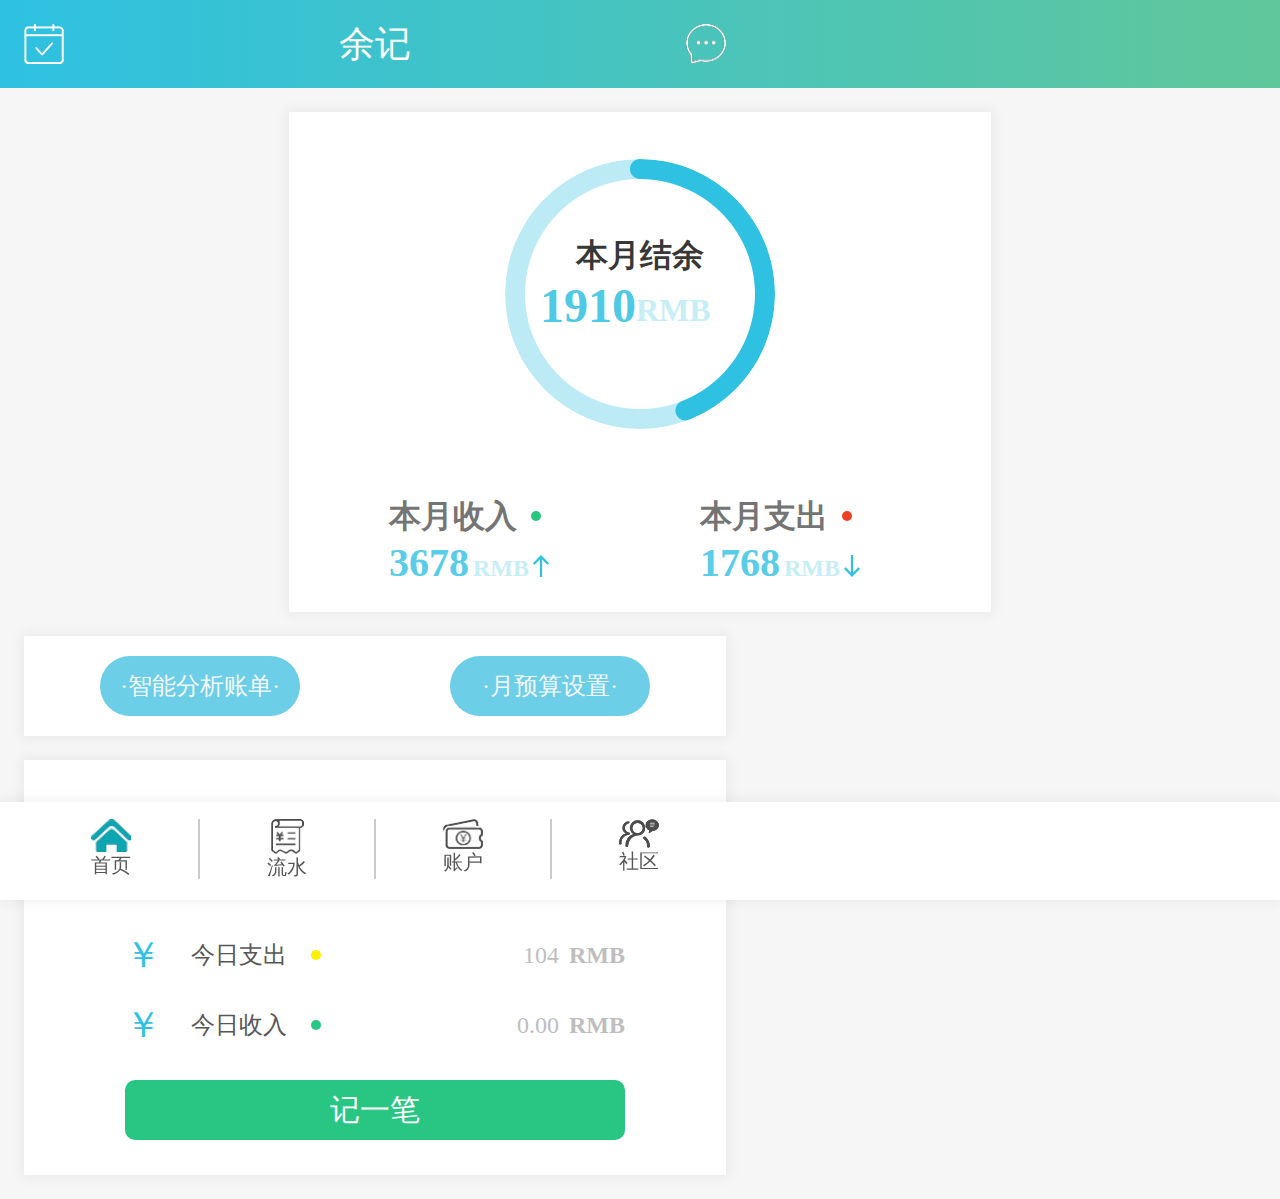
<file: index.html>
<!DOCTYPE html>
<html lang="en">
<head>
	<meta charset="UTF-8">
	<title>余记首页</title>
	<link rel="stylesheet" href="css/index.css">
	<meta name="viewport" content="width=device-width">
	<script src="js/rem.js"></script>
</head>
<body>
	<nav>
		<a href="" class="left">
			<img src="img/qiandao@2x.png" alt="" class="left_img">
		</a>
		<div>余记</div>
		<a href="" class="right">
			<img src="img/xiaoxizhongxin@2x.png" alt="" class="right_img">
		</a>
	</nav>
	<section>
		<div class="top">
			<a href="" >
				<img src="img/zongtongji.png" alt="" class="top_img">
				<div class="text">
					<div class="text1">本月结余</div>
					<div class="text2">1910</div>
					<div class="text3">RMB</div>
				</div>
			</a>
			<div class="top_bottom">
				<div class="text">
					<div class="text1">本月收入</div>
					<div class="yuan"></div>
					<div class="text2">3678</div>
					<div class="text3">RMB</div>
					<img src="img/shourushang@2x.png" alt="" class="shouyejiantou">
				</div>
				<div class="text">
					<div class="text1">本月支出</div>
					<div class="yuan yuan1"></div>
					<div class="text2">1768</div>
					<div class="text3">RMB</div>
					<img src="img/zhichuxia@2x.png" alt="" class="shouyejiantou">
				</div>
			</div>
				
		</div>
		<div class="section_zhong">
			<div class="zhong_anniu">
				<a href="" class="anniu1">·智能分析账单·</a>
				<a href="" class="anniu1">·月预算设置·</a>
			</div>
		</div>
		<div class="section_bottom">
			<div class="section_bottom1">
				<div class="bottom1_left">￥</div>
				<div class="bottom1_left1">预算余额</div>
				<div class="bottom1_yuan"></div>
				<div class="bottom1_right">RMB</div>
				<div class="bottom1_right1">232</div>
			</div>
			<div class="section_bottom1">
				<div class="bottom1_left">￥</div>
				<div class="bottom1_left1">本月预算</div>
				<div class="bottom1_yuan bottom1_yuan1"></div>
				<div class="bottom1_right">RMB</div>
				<div class="bottom1_right1">2000</div>
			</div>
			<div class="section_bottom1">
				<div class="bottom1_left">￥</div>
				<div class="bottom1_left1">今日支出</div>
				<div class="bottom1_yuan bottom1_yuan2"></div>
				<div class="bottom1_right">RMB</div>
				<div class="bottom1_right1">104</div>
			</div>
			<div class="section_bottom1">
				<div class="bottom1_left">￥</div>
				<div class="bottom1_left1">今日收入</div>
				<div class="bottom1_yuan bottom1_yuan3"></div>
				<div class="bottom1_right">RMB</div>
				<div class="bottom1_right1">0.00</div>
			</div>
			<div class="jiyibi">记一笔</div>
		</div>
	</section>
	<footer>
		<a href="" class="dibu">
			<div class="dibu_biaoqian">
				<img src="img/dibubiaoqian1.png" alt="" class="dibu_img">
				<div class="dibu_text">首页</div>
			</div>
		</a>
		<a href="" class="dibu">
			<div class="dibu_biaoqian">
				<img src="img/dibubiaoqian2.png" alt="" class="dibu_img dibu_img1">
				<div class="dibu_text">流水</div>
			</div>
		</a>
		<a href="" class="dibu">
			<div class="dibu_biaoqian">
				<img src="img/dibubiaoqian3.png" alt="" class="dibu_img dibu_img2">
				<div class="dibu_text">账户</div>
			</div>
		</a>
		<a href="shequ.html" class="dibu">
			<div class="dibu_biaoqian dibu_biaoqian1">
				<img src="img/dibubiaoqian4.png" alt="" class="dibu_img dibu_img3">
				<div class="dibu_text">社区</div>
			</div>
		</a>
			
			
		
	</footer>
</body>
</html>
</file>
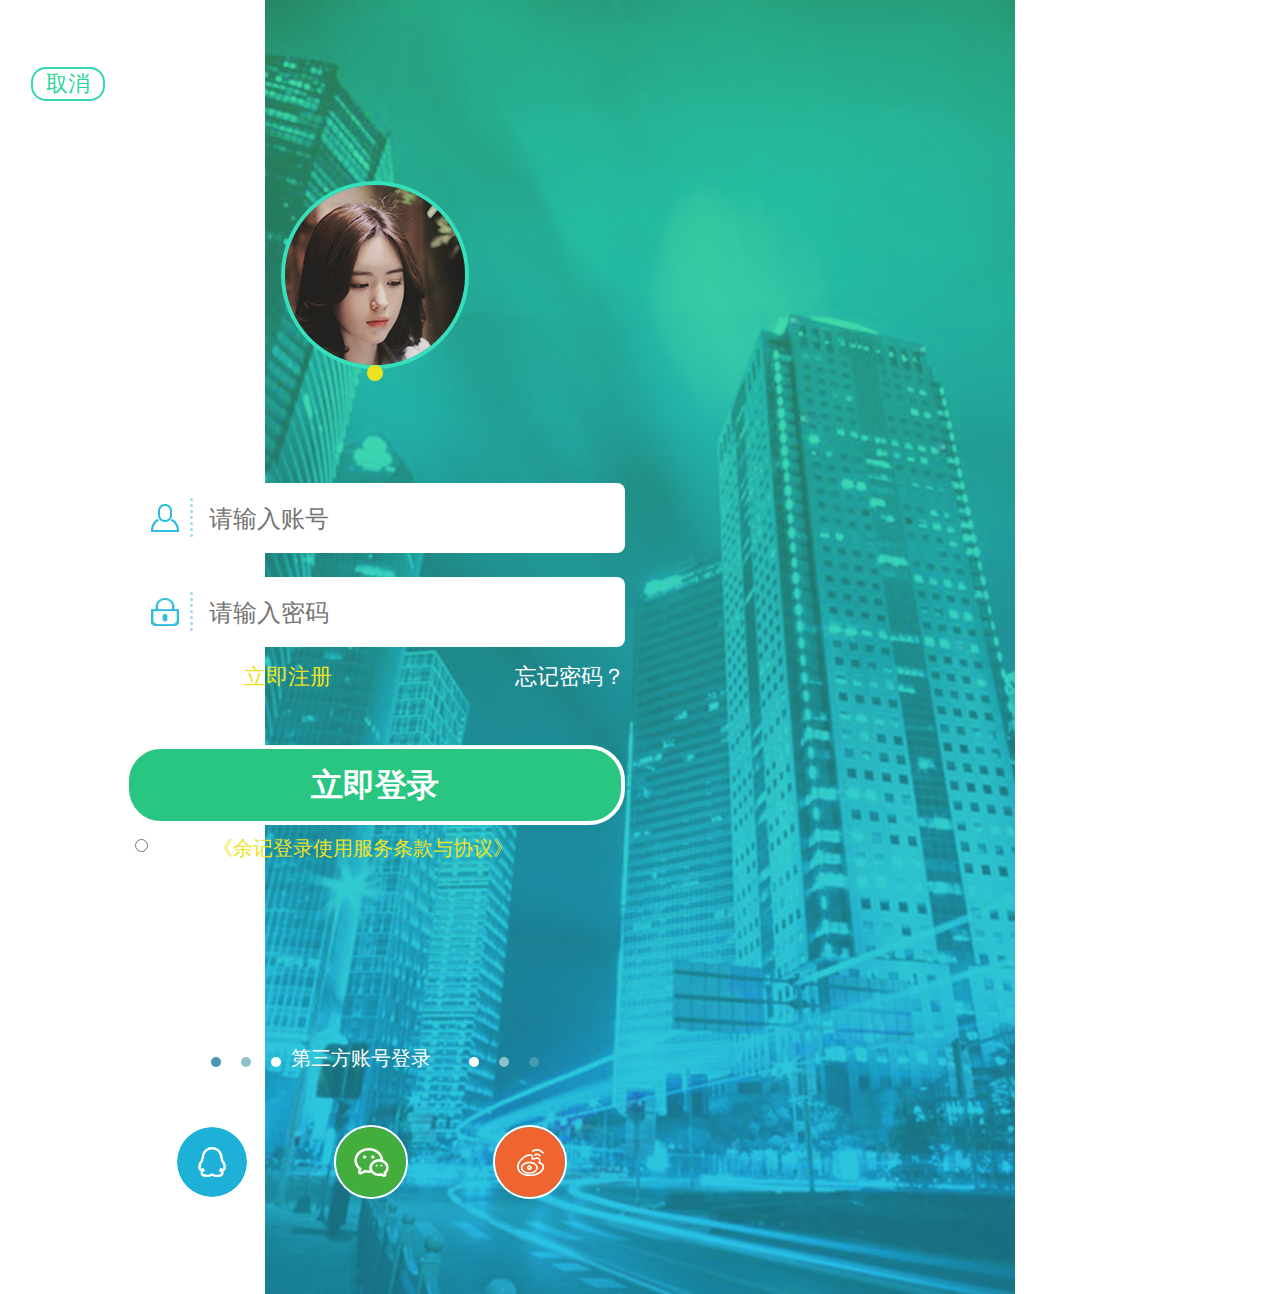
<file: denglu.html>
<!DOCTYPE html>
<html lang="en">
<head>
	<meta charset="UTF-8">
	<title>登录</title>
	<link rel="stylesheet" href="css/denglu.css">
	<meta name="viewport" content="width=device-width">
	<script src="js/rem.js"></script>
</head>
<body>
	<header>
		<a href="">
			<div>取消</div>
		</a>
	</header>
	<section class="touxiang">
		<a href="">
			<img src="img/touxiang.png" alt="">
		</a>
		<div></div>
	</section>
	<section class="denglu">
		<div class="denglukang">
			<div class="zhanghao">
				<div class="zhanghaoL">
					<img src="img/zhanghao.png" alt="">
				</div>
				<div class="zhanghaoL1">
					<ul>
						<li></li>
						<li></li>
						<li></li>
						<li></li>
						<li></li>
						<li></li>
						<li></li>
					</ul>
				</div>
				<input type="zhanghao" placeholder="请输入账号"class="zhanghaosrk">
			</div>
			<div class="mima">
				<div class="zhanghaoL">
					<img src="img/mima.png" alt="" class="mima_img">
				</div>
				<div class="zhanghaoL1">
					<ul>
						<li></li>
						<li></li>
						<li></li>
						<li></li>
						<li></li>
						<li></li>
						<li></li>
					</ul>
				</div>
				<input type="zhanghao" placeholder="请输入密码"class="zhanghaosrk">
			</div>
		</div>
		<div class="dlk_text">
			<div class="text1">还没有账号?</div>
			<a href="" class="text2">立即注册</a>
			<a href="" class="text3">忘记密码？</a>
		</div>
	</section>
	<section class="DLAN">
		<a href="index.html" class="DLAN_an">立即登录</a>
		<div class="DLAN_text">
			<input type="radio" class="wtyan">
			<div class="DLAN_text1">我同意</div>
			<a href="" class="DLAN_text2">《余记登录使用服务条款与协议》</a>
		</div>
	</section>
	<footer>
		<div class="top">
			<div class="dibuyuan"></div>
			<div class="dibuyuan1"></div>
			<div class="dibuyuan2"></div>
			<div class="top_text">第三方账号登录</div>
			<div class="dibuyuan2"></div>
			<div class="dibuyuan1"></div>
			<div class="dibuyuan"></div>
			
		</div>
		<div class="bottom">
			<a href="">
				<img src="img/disanfang (1).png" alt="">
			</a>
			<a href="">
				<img src="img/disanfang (2).png" alt="">
			</a>
			<a href="">
				<img src="img/disanfang (3).png" alt="">
			</a>
		</div>
	</footer>
</body>
</html>
</file>
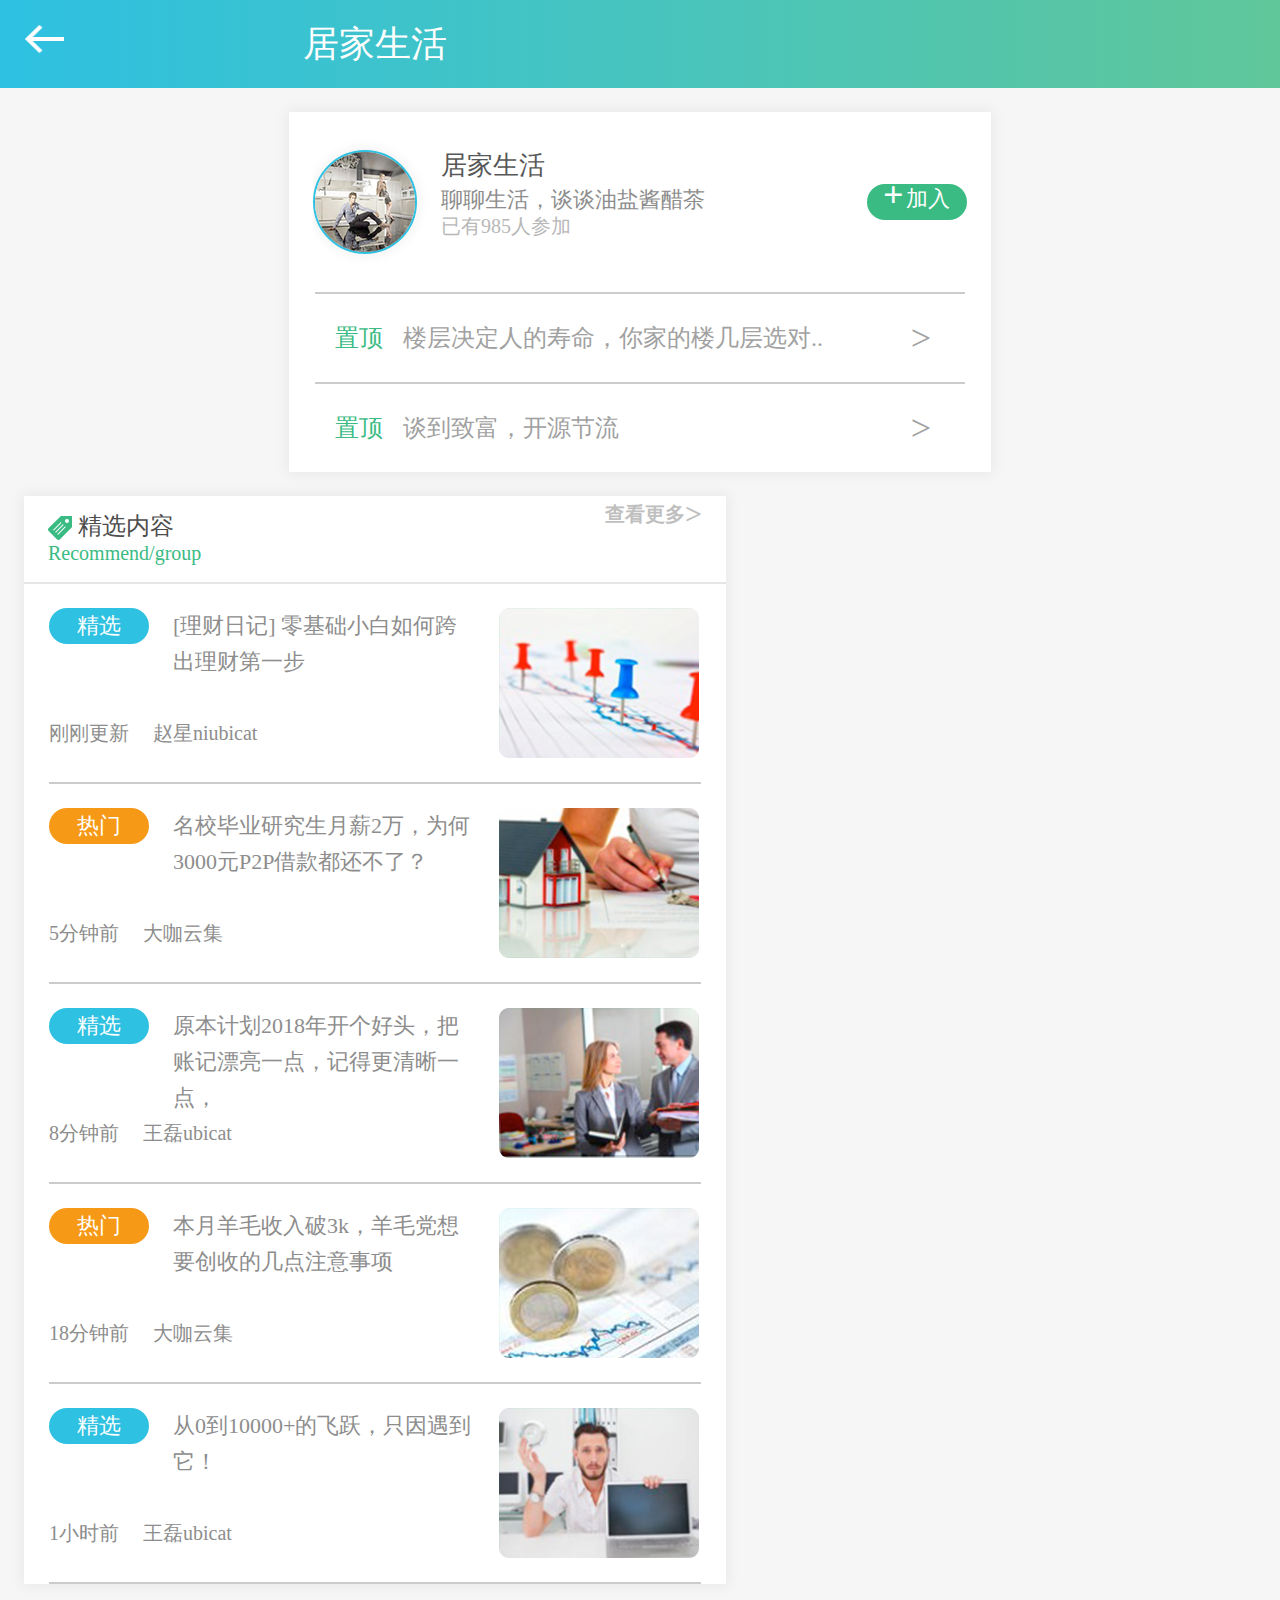
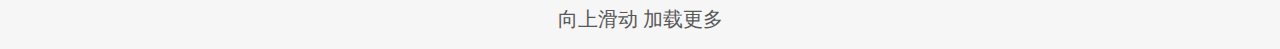
<file: jujiashenghuo.html>
<!DOCTYPE html>
<html lang="en">
<head>
	<meta charset="UTF-8">
	<title>居家生活</title>
	<link rel="stylesheet" href="css/jujiashenghuo.css">
	<meta name="viewport" content="width=device-width">
	<script src="js/rem.js"></script>
</head>
<body>
	<header>
		<a href="tuijianxiaozu.html" class="left">
			<img src="img/fanhuijian.png" alt="" class="left_img">
		</a>
		<div>居家生活</div>
	</header>
	<section class="jujia_top">
		<div class="toubu">
			<div class="toubu_top">
				<a href="jujiashenghuo.html" class="img">
					<img src="img/xiaozuimg (2).png" alt="">
				</a>
				<a href="jujiashenghuo.html" class="left">
					<div class="text1">居家生活</div>
					<div class="text2">聊聊生活，谈谈油盐酱醋茶</div>
					<div class="text3">已有985人参加</div>
				</a>
				<a href="" class="right">
					<div class="text">
						<div class="text1">+</div>
						<div class="text2">加入</div>
					</div>
				</a>
			</div>
			<div class="toubu_bottom">
				<div class="toubu_bottomL">置顶</div>
				<a href="" class="toubu_bottomR">
					<div class="text">楼层决定人的寿命，你家的楼几层选对..</div>
					<div class="box">&gt;</div>
				</a>
			</div>
			<div class="toubu_bottom">
				<div class="toubu_bottomL">置顶</div>
				<a href="" class="toubu_bottomR">
					<div class="text">谈到致富，开源节流</div>
					<div class="box">&gt;</div>
				</a>
			</div>
		</div>
	</section>
	<section class="jingxuan">
		<div class="tjxz_top">
			<div class="tjxz_top_left">
				<img src="img/shuqian.png" alt="">
				<!-- <div class="text1">推荐</div> -->
				<div class="text2">精选内容</div>
				<div class="text3">Recommend/group</div>
			</div>
			<a href="tuijianxiaozu.html" class="tjxz_top_right">
				<div class="text1">&gt;</div>
				<div class="text2">查看更多</div>
			</a>
		</div>
		<div class="jingxuan_bottom">
			<ul>
				<li>
					<a href="" class="li_left">
						<div class="li_leftT">
							<div class="li_leftTL">精选</div>
							<div class="li_leftTR">[理财日记] 零基础小白如何跨出理财第一步</div>
						</div>
						<div class="li_leftB">刚刚更新</div>
						<div class="li_leftB">赵星niubicat</div>
					</a>
					<a href="" class="li_right">
						<img src="img/113513515 (1).png" alt="">
					</a>
				</li>
				<li>
					<a href="" class="li_left">
						<div class="li_leftT">
							<div class="li_leftTL1">热门</div>
							<div class="li_leftTR">名校毕业研究生月薪2万，为何3000元P2P借款都还不了？</div>
						</div>
						<div class="li_leftB">5分钟前</div>
						<div class="li_leftB">大咖云集</div>
					</a>
					<a href="" class="li_right">
						<img src="img/113513515 (2).png" alt="">
					</a>
				</li>
				<li>
					<a href="" class="li_left">
						<div class="li_leftT">
							<div class="li_leftTL">精选</div>
							<div class="li_leftTR">原本计划2018年开个好头，把账记漂亮一点，记得更清晰一点，</div>
						</div>
						<div class="li_leftB">8分钟前</div>
						<div class="li_leftB">王磊ubicat</div>
					</a>
					<a href="" class="li_right">
						<img src="img/113513515 (3).png" alt="">
					</a>
				</li>
				<li>
					<a href="" class="li_left">
						<div class="li_leftT">
							<div class="li_leftTL1">热门</div>
							<div class="li_leftTR">本月羊毛收入破3k，羊毛党想要创收的几点注意事项</div>
						</div>
						<div class="li_leftB">18分钟前</div>
						<div class="li_leftB">大咖云集</div>
					</a>
					<a href="" class="li_right">
						<img src="img/113513515 (4).png" alt="">
					</a>
				</li>
				<li>
					<a href="" class="li_left">
						<div class="li_leftT">
							<div class="li_leftTL">精选</div>
							<div class="li_leftTR">从0到10000+的飞跃，只因遇到它！</div>
						</div>
						<div class="li_leftB">1小时前</div>
						<div class="li_leftB">王磊ubicat</div>
					</a>
					<a href="" class="li_right">
						<img src="img/113513515 (5).png" alt="">
					</a>
				</li>

			</ul>
		</div>
	</section>
	<footer>向上滑动 加载更多</footer>
</body>
</html>
</file>
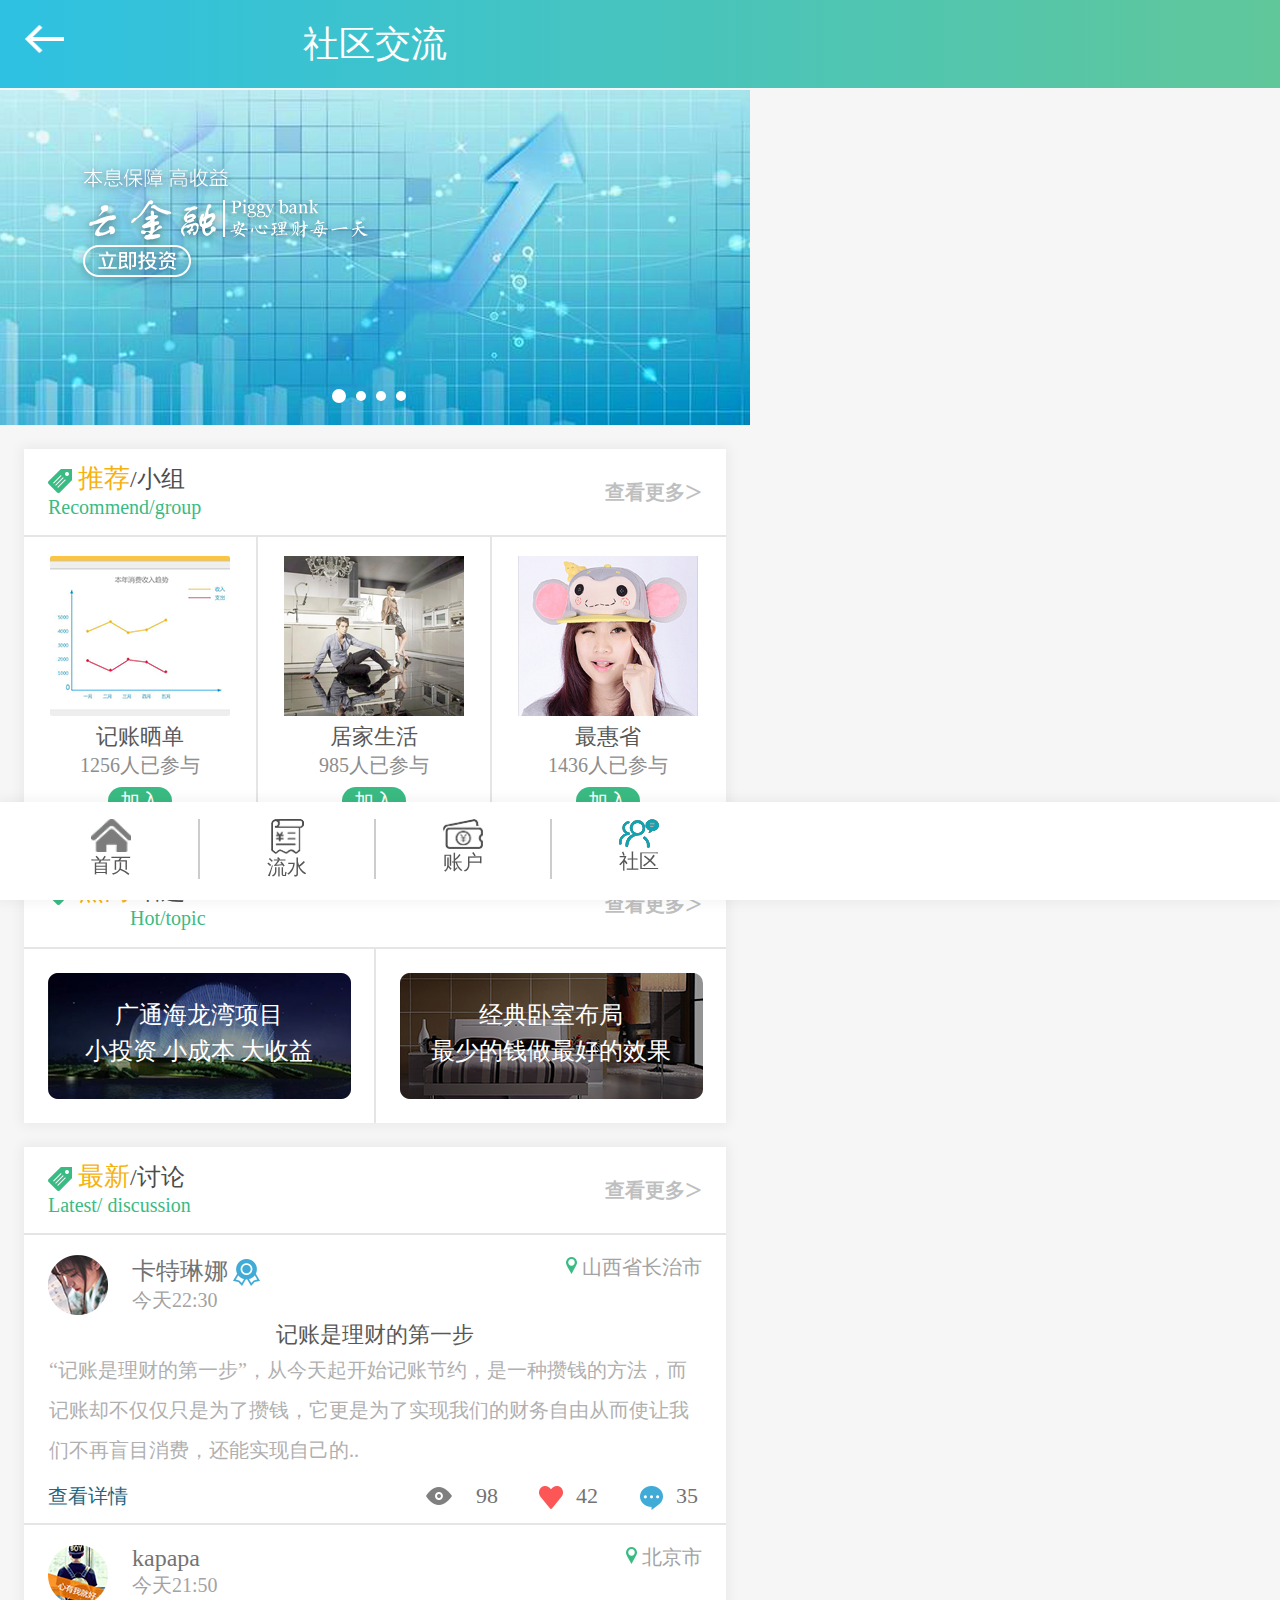
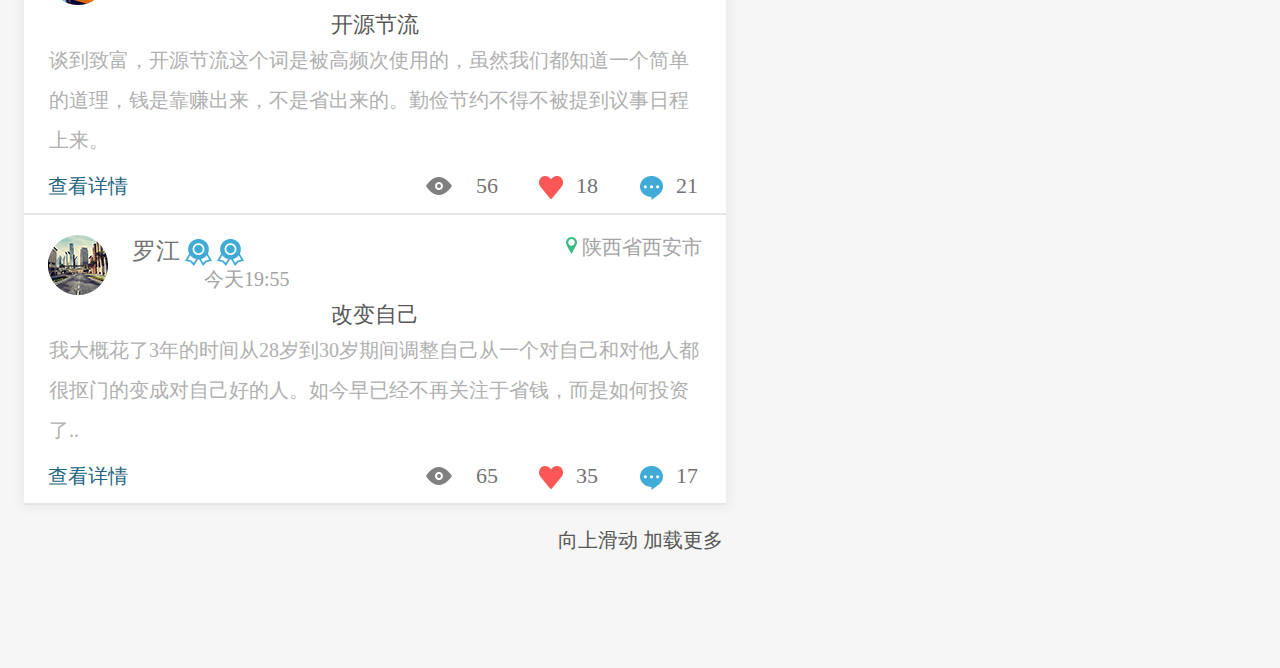
<file: shequ.html>
<!DOCTYPE html>
<html lang="en">
<head>
	<meta charset="UTF-8">
	<title>社区</title>
	<link rel="stylesheet" href="css/shequ.css">
	<meta name="viewport" content="width=device-width">
	<script src="js/rem.js"></script>
</head>
<body>
	<header>
		<a href="index.html" class="left">
			<img src="img/fanhuijian.png" alt="" class="left_img">
		</a>
		<div>社区交流</div>
	</header>
	<nav>
		<a href="" class="banner">
			<ul class="banner_imgA">
				<li class="banner_imga">
					<img src="img/banner1.png" alt="" class="banner_png">
				</li>
				<li class="banner_imga"></li>
				<li class="banner_imga"></li>
				<li class="banner_imga"></li>
			</ul>
			<ul class="banner_lunboA">
				<li class="banner_lunboa"></li>
				<li class="banner_lunboa"></li>
				<li class="banner_lunboa"></li>
				<li class="banner_lunboa"></li>
			</ul>
		</a>
	</nav>
	<section class="tjxz">
		<div class="tjxz_top">
			<div class="tjxz_top_left">
				<img src="img/shuqian.png" alt="">
				<div class="text1">推荐</div>
				<div class="text2">/小组</div>
				<div class="text3">Recommend/group</div>
			</div>
			<a href="tuijianxiaozu.html" class="tjxz_top_right">
				<div class="text1">&gt;</div>
				<div class="text2">查看更多</div>
			</a>
		</div>
		<div class="tjxz_bottom">
			<a href="" class="tjxz_bottom1">
				<img src="img/tuijianxiaozu (1).png" alt="">
				<div class="text1">记账晒单</div>
				<div class="text2">1256人已参与</div>
				<div class="jiaru">加入</div>
			</a>
			<a href="jujiashenghuo.html" class="tjxz_bottom1">
				<img src="img/tuijianxiaozu (2).png" alt="">
				<div class="text1">居家生活</div>
				<div class="text2">985人已参与</div>
				<div class="jiaru">加入</div>
			</a>
			<a href="" class="tjxz_bottom1">
				<img src="img/tuijianxiaozu (3).png" alt="">
				<div class="text1">最惠省</div>
				<div class="text2">1436人已参与</div>
				<div class="jiaru">加入</div>
			</a>
		</div>
	</section>
	<section class="rmht">
		<div class="tjxz_top">
			<div class="tjxz_top_left">
				<img src="img/shuqian.png" alt="">
				<div class="text1">热门</div>
				<div class="text2">/话题</div>
				<div class="text3">Hot/topic</div>
			</div>
			<a href="" class="tjxz_top_right">
				<div class="text1">&gt;</div>
				<div class="text2">查看更多</div>
			</a>
		</div>
		<div class="rmht_left">
			<a href="" class="rmht_left1">
				<img src="img/rmht (1).png" alt="">
				<div class="zhezhao"></div>
					
				<div class="text">广通海龙湾项目</div>
				<div class="text text1">小投资 小成本 大收益</div>
			</a>
		</div>
		<div class="rmht_left">
			<a href="" class="rmht_left1">
				<img src="img/rmht (2).png" alt="">
				<div class="zhezhao"></div>
					
				<div class="text">经典卧室布局</div>
				<div class="text text1">最少的钱做最好的效果</div>
			</a>
		</div>
	</section>
	<section class="zxtl">
		<div class="tjxz_top">
			<div class="tjxz_top_left">
				<img src="img/shuqian.png" alt="">
				<div class="text1">最新</div>
				<div class="text2">/讨论</div>
				<div class="text3">Latest/ discussion</div>
			</div>
			<a href="" class="tjxz_top_right">
				<div class="text1">&gt;</div>
				<div class="text2">查看更多</div>
			</a>
		</div>
		<div class="zxtl_xiangqing">
			<div class="xiangqing_top">
				<div class="xiangqing_topleft">
					<a href="">
						<img src="img/touxiang (1).png" alt="" class="zxtl_img">
					</a>
					<div class="text1">卡特琳娜</div>
					<img src="img/xunzhang2@2x.png" alt="" class="zxtl_img1">
					<div class="text2">今天22:30</div>
				</div>
				<div class="xiangqing_topright">
					<div class="text">山西省长治市</div>
					<img src="img/weizhi@2x.png" alt="">
				</div>
			</div>
			<a href="" class="zhengwen">
				<div class="biaoti">记账是理财的第一步</div>
				<p>“记账是理财的第一步”，从今天起开始记账节约，是一种攒钱的方法，而记账却不仅仅只是为了攒钱，它更是为了实现我们的财务自由从而使让我们不再盲目消费，还能实现自己的..</p>
			</a>
			<div class="xiangqing_bottom">
				<a href="" class="xiangqing_bottomL">查看详情</a>
				<a href="" class="xiangqing_bottomR">
					<div class="left">
						<img src="img/bubble2@2x.png" alt="" class="pinglun">
					</div>
					<div class="right">35</div>
				</a>
				<a href="" class="xiangqing_bottomR">
					<div class="left">
						<img src="img/shoucang@2x.png" alt="" class="shouchang">
					</div>
					<div class="right">42</div>
				</a>
				<a href="" class="xiangqing_bottomR">
					<div class="left">
						<img src="img/preview@2x.png" alt="" class="guankanrenshu">
					</div>
					<div class="right">98</div>
				</a>
			</div>

		</div>
		<div class="zxtl_xiangqing">
			<div class="xiangqing_top">
				<div class="xiangqing_topleft">
					<a href="">
						<img src="img/touxiang (2).png" alt="" class="zxtl_img">
					</a>
					<div class="text1">kapapa</div>
					
					<div class="text2">今天21:50</div>
				</div>
				<div class="xiangqing_topright">
					<div class="text">北京市</div>
					<img src="img/weizhi@2x.png" alt="">
				</div>
			</div>
			<a href="" class="zhengwen">
				<div class="biaoti">开源节流</div>
				<p>谈到致富，开源节流这个词是被高频次使用的，虽然我们都知道一个简单的道理，钱是靠赚出来，不是省出来的。勤俭节约不得不被提到议事日程上来。</p>
			</a>
			<div class="xiangqing_bottom">
				<a href="" class="xiangqing_bottomL">查看详情</a>
				<a href="" class="xiangqing_bottomR">
					<div class="left">
						<img src="img/bubble2@2x.png" alt="" class="pinglun">
					</div>
					<div class="right">21</div>
				</a>
				<a href="" class="xiangqing_bottomR">
					<div class="left">
						<img src="img/shoucang@2x.png" alt="" class="shouchang">
					</div>
					<div class="right">18</div>
				</a>
				<a href="" class="xiangqing_bottomR">
					<div class="left">
						<img src="img/preview@2x.png" alt="" class="guankanrenshu">
					</div>
					<div class="right">56</div>
				</a>
			</div>

		</div>
		<div class="zxtl_xiangqing">
			<div class="xiangqing_top">
				<div class="xiangqing_topleft">
					<a href="">
						<img src="img/touxiang (3).png" alt="" class="zxtl_img">
					</a>
					<div class="text1">罗江</div>
					<img src="img/xunzhang2@2x.png" alt="" class="zxtl_img1">
					<img src="img/xunzhang2@2x.png" alt="" class="zxtl_img1">
					<div class="text2">今天19:55</div>
				</div>
				<div class="xiangqing_topright">
					<div class="text">陕西省西安市</div>
					<img src="img/weizhi@2x.png" alt="">
				</div>
			</div>
			<a href="" class="zhengwen">
				<div class="biaoti">改变自己</div>
				<p>我大概花了3年的时间从28岁到30岁期间调整自己从一个对自己和对他人都很抠门的变成对自己好的人。如今早已经不再关注于省钱，而是如何投资了..</p>
			</a>
			<div class="xiangqing_bottom">
				<a href="" class="xiangqing_bottomL">查看详情</a>
				<a href="" class="xiangqing_bottomR">
					<div class="left">
						<img src="img/bubble2@2x.png" alt="" class="pinglun">
					</div>
					<div class="right">17</div>
				</a>
				<a href="" class="xiangqing_bottomR">
					<div class="left">
						<img src="img/shoucang@2x.png" alt="" class="shouchang">
					</div>
					<div class="right">35</div>
				</a>
				<a href="" class="xiangqing_bottomR">
					<div class="left">
						<img src="img/preview@2x.png" alt="" class="guankanrenshu">
					</div>
					<div class="right">65</div>
				</a>
			</div>

		</div>
	</section>
	<section class="xiangshanghuadong">向上滑动 加载更多</section>
	<footer>
		<a href="index.html" class="dibu">
			<div class="dibu_biaoqian">
				<img src="img/shouye2@2x.png" alt="" class="dibu_img">
				<div class="dibu_text">首页</div>
			</div>
		</a>
		<a href="" class="dibu">
			<div class="dibu_biaoqian">
				<img src="img/dibubiaoqian2.png" alt="" class="dibu_img dibu_img1">
				<div class="dibu_text">流水</div>
			</div>
		</a>
		<a href="" class="dibu">
			<div class="dibu_biaoqian">
				<img src="img/dibubiaoqian3.png" alt="" class="dibu_img dibu_img2">
				<div class="dibu_text">账户</div>
			</div>
		</a>
		<a href="shequ.html" class="dibu">
			<div class="dibu_biaoqian dibu_biaoqian1">
				<img src="img/shequ2@2x.png" alt="" class="dibu_img dibu_img3">
				<div class="dibu_text">社区</div>
			</div>
		</a>
			
			
		
	</footer>
</body>
</html>
</file>
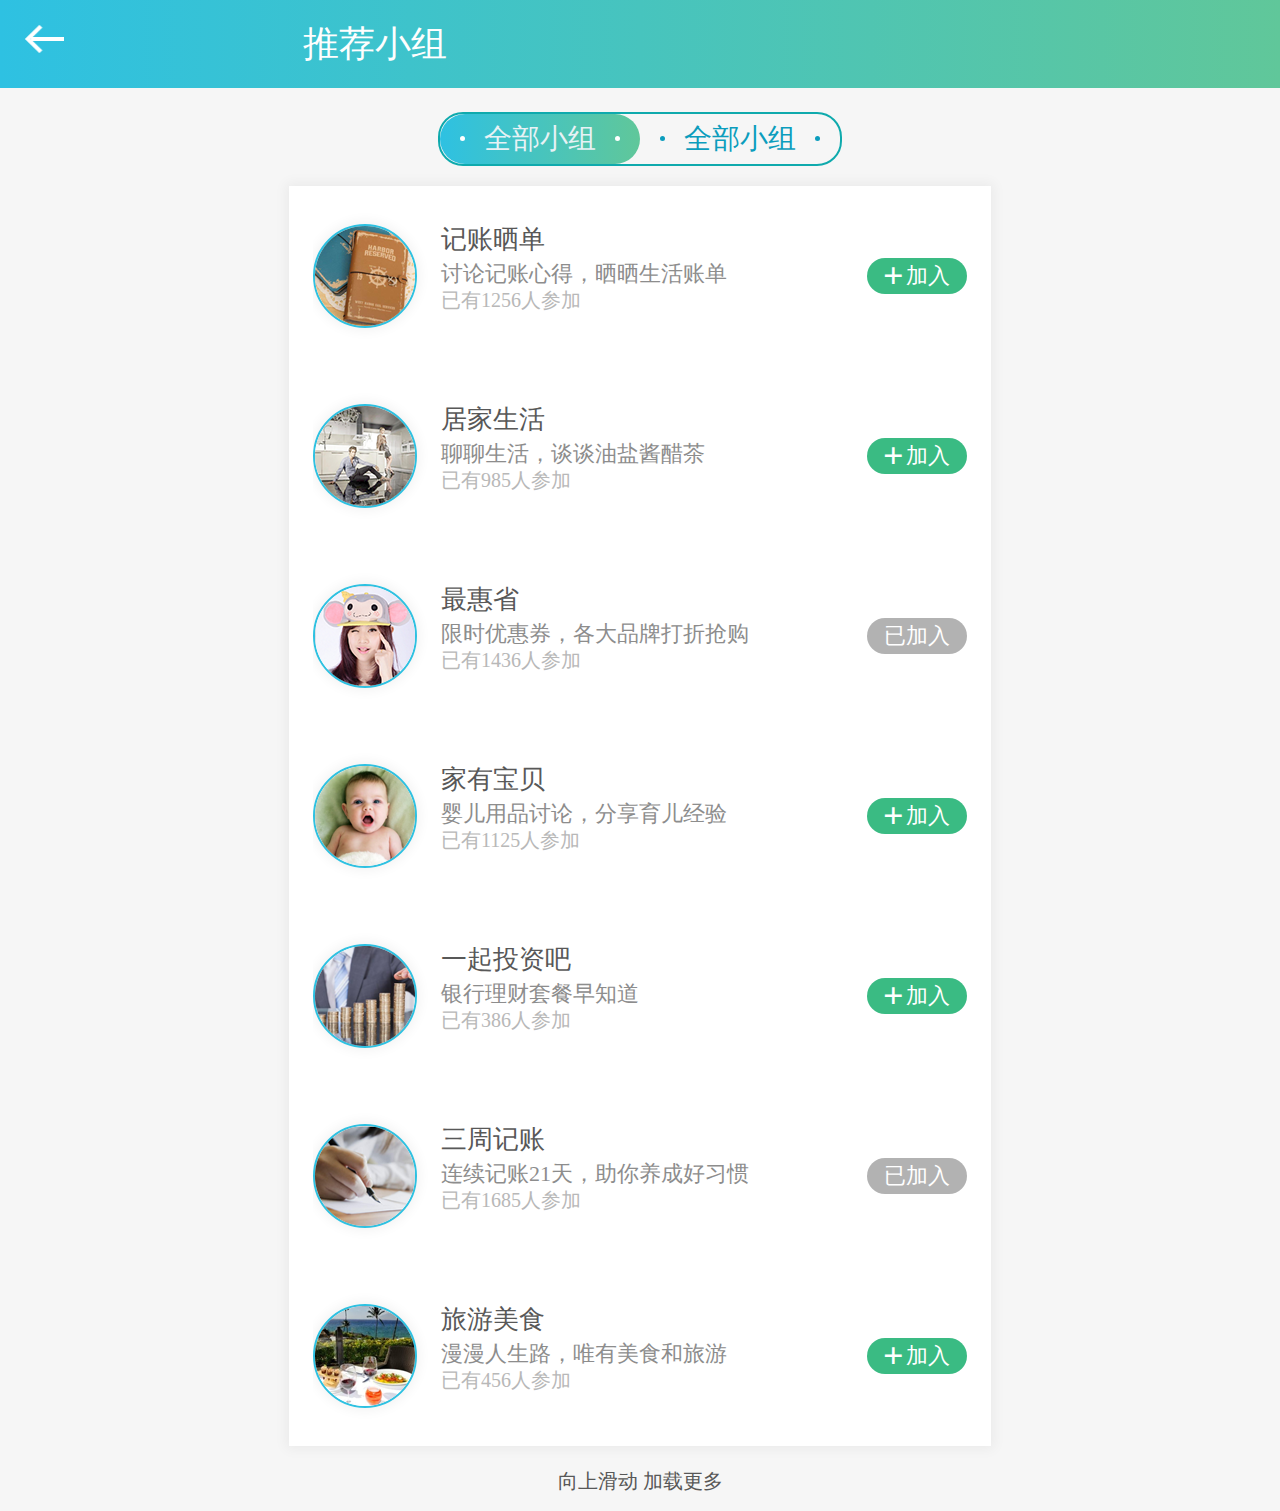
<file: tuijianxiaozu.html>
<!DOCTYPE html>
<html lang="en">
<head>
	<meta charset="UTF-8">
	<title>推荐小组</title>
	<link rel="stylesheet" href="css/tuijianxiaozu.css">
	<meta name="viewport" content="width=device-width">
	<script src="js/rem.js"></script>
</head>
<body>
	<header>
		<a href="shequ.html" class="left">
			<img src="img/fanhuijian.png" alt="" class="left_img">
		</a>
		<div>推荐小组</div>
	</header>
	<nav>
		<div class="daohang">
			<a href="" class="daohangL">
				<div class="yuan"></div>
				<div class="text">全部小组</div>
				<div class="yuan"></div>
			</a>
			<a href="" class="daohangR">
				<div class="yuan"></div>
				<div class="text">全部小组</div>
				<div class="yuan"></div>
			</a>
		</div>
	</nav>
	<section>
		<ul>
			<li>
				<a href="" class="img">
					<img src="img/xiaozuimg (1).png" alt="">
				</a>
				<a href="" class="left">
					<div class="text1">记账晒单</div>
					<div class="text2">讨论记账心得，晒晒生活账单</div>
					<div class="text3">已有1256人参加</div>
				</a>
				<a href="" class="right">
					<div class="text">
						<div class="text1">+</div>
						<div class="text2">加入</div>
					</div>
				</a>
			</li>
			<li>
				<a href="jujiashenghuo.html" class="img">
					<img src="img/xiaozuimg (2).png" alt="">
				</a>
				<a href="jujiashenghuo.html" class="left">
					<div class="text1">居家生活</div>
					<div class="text2">聊聊生活，谈谈油盐酱醋茶</div>
					<div class="text3">已有985人参加</div>
				</a>
				<a href="" class="right">
					<div class="text">
						<div class="text1">+</div>
						<div class="text2">加入</div>
					</div>
				</a>
			</li>
			<li>
				<a href="" class="img">
					<img src="img/xiaozuimg (3).png" alt="">
				</a>
				<a href="" class="left">
					<div class="text1">最惠省</div>
					<div class="text2">限时优惠券，各大品牌打折抢购</div>
					<div class="text3">已有1436人参加</div>
				</a>
				<a href="" class="right">
					<div class="text_text1">已加入</div>
				</a>
			</li>
			<li>
				<a href="" class="img">
					<img src="img/xiaozuimg (4).png" alt="">
				</a>
				<a href="" class="left">
					<div class="text1">家有宝贝</div>
					<div class="text2">婴儿用品讨论，分享育儿经验</div>
					<div class="text3">已有1125人参加</div>
				</a>
				<a href="" class="right">
					<div class="text">
						<div class="text1">+</div>
						<div class="text2">加入</div>
					</div>
				</a>
			</li>
			<li>
				<a href="" class="img">
					<img src="img/xiaozuimg (5).png" alt="">
				</a>
				<a href="" class="left">
					<div class="text1">一起投资吧</div>
					<div class="text2">银行理财套餐早知道</div>
					<div class="text3">已有386人参加</div>
				</a>
				<a href="" class="right">
					<div class="text">
						<div class="text1">+</div>
						<div class="text2">加入</div>
					</div>
				</a>
			</li>
			<li>
				<a href="" class="img">
					<img src="img/xiaozuimg (6).png" alt="">
				</a>
				<a href="" class="left">
					<div class="text1">三周记账</div>
					<div class="text2">连续记账21天，助你养成好习惯</div>
					<div class="text3">已有1685人参加</div>
				</a>
				<a href="" class="right">
					<div class="text_text1">已加入</div>
				</a>
			</li>
			<li>
				<a href="" class="img">
					<img src="img/xiaozuimg (7).png" alt="">
				</a>
				<a href="" class="left">
					<div class="text1">旅游美食</div>
					<div class="text2">漫漫人生路，唯有美食和旅游</div>
					<div class="text3">已有456人参加</div>
				</a>
				<a href="" class="right">
					<div class="text">
						<div class="text1">+</div>
						<div class="text2">加入</div>
					</div>
				</a>
			</li>
		</ul>
	</section>
	<section class="xiangshanghuadong">向上滑动 加载更多</section>
</body>
</html>
</file>
<file: css/index.css>
/*
* @Author: xiangge
* @Date:   2018-01-30 10:59:22
* @Last Modified by:   xiangge
* @Last Modified time: 2018-02-01 08:57:58
*/
*{
	margin: 0;
	padding: 0;
	list-style: none;
	text-decoration: none;
}
body{
	background-color: #f6f6f6;
}
nav{
	width: 100%;
	height: 0.88rem;
	background: linear-gradient(to right, #2EC1E2, #60C79A);
}
nav .left{
	display: block;
	float: left;
	width: 0.88rem;
	height: 0.88rem;
	line-height: 0.88rem;
}
nav .left .left_img{
	display: block;
	margin: 0 auto;
	margin-top: 0.24rem;
	width: 0.4rem;
	height: 0.4rem;
}
nav div{
	float: left;
	width: 5.74rem;
	height: 0.88rem;
	font-size: 0.36rem;
	font-family: "苹方";
	color: #fefefe;
	line-height: 0.88rem;
	text-align: center;
}
nav .right{
	display: block;
	float: left;
	width: 0.88rem;
	height: 0.88rem;
	line-height: 0.88rem;
}
nav .right .right_img{
	display: block;
	margin: 0 auto;
	margin-top: 0.24rem;
	width: 0.4rem;
	height: 0.4rem;
}
section{
	width: 100%;
	height: 11.11rem;
	background: #f6f6f6;
	overflow: hidden;
}
section .top{
	width: 7.02rem;
	height: 5rem;
	background: #fff;
	margin: 0 auto;
	margin-top: 0.24rem;
	overflow: hidden;
	box-shadow: 0rem 0rem 0.12rem 0.03rem rgba(0, 0, 0, 0.05)
}
section .top a{
	display: block;
	width: 2.7rem;
	height: 2.7rem;
	border-radius: 50%;
	margin: 0 auto;
	margin-top: 0.47rem;
	position: relative;
	overflow: hidden;
}
section .top .top_img{
	display: block;
	width: 2.7rem;
	height: 2.7rem;

}
section .top a .text{
	width: 2rem;
	height: 1.2rem;
	position: absolute;
	left: 0.35rem;
	top: 0.75rem;
}
section .top a .text .text1{
	width: auto;
	height: auto;
	font-size: 0.32rem;
	font-family: "苹方";
	font-weight: bold;
	color: rgba(0, 0, 0, 0.8);
	text-align: center;	
}
section .top a .text .text2{
	width: auto;
	height: auto;
	font-size: 0.48rem;
	font-family: "San Francisco";
	font-weight: bold;
	color: #4ecae5;
	text-align: center;	
	float: left;
}
section .top a .text .text3{
	width: auto;
	height: auto;
	font-size: 0.32rem;
	font-family: "San Francisco";
	font-weight: bold;
	color: #c6eef6;
	text-align: center;	
	float: left;
	margin-top: 0.14rem;
}
section .top_bottom{
	display: block;
	width: 7.02rem;
	height: 2.06rem;
}
section .top .top_bottom .text{
	display: block;
	width: 2rem;
	height: 1.4rem;
	margin-top: 0.66rem;
	margin-left: 1rem;
	margin-right: 0.11rem;
	float: left;
}
.yuan{
	width: 0.1rem;
	height: 0.1rem;
	border-radius: 50%;
	background: #27c781;
	margin-left: 0.14rem;
	margin-top: 0.16rem;
	float: left;
}
.yuan1{
	background: #ee4025;
}
section .top .top_bottom .text .text1{
	font-size: 0.32rem;
	font-family: "苹方";
	font-weight: bold;
	color: #747474;
	float: left;
}

section .top .top_bottom .text .text2{
	font-size: 0.4rem;
	font-family: "San Francisco";
	font-weight: bold;
	color: #59cde7;
	float: left;
}
section .top .top_bottom .text .text3{
	font-size: 0.24rem;
	font-family: "San Francisco";
	font-weight: bold;
	color: #c6eef6;
	float: left;
	margin-top: 0.16rem;
	margin-left: 0.04rem;
}
.shouyejiantou{
	display: block;
	float: left;
	width: 0.16rem;
	height: 0.22rem;
	margin-top: 0.16rem;
	margin-left: 0.04rem;
}
.section_zhong{
	width: 7.02rem;
	height: 1rem;
	background: #fff;
	margin-left: 0.24rem;
	margin-top: 0.24rem;
	box-shadow: 0rem 0rem 0.12rem 0.03rem rgba(0, 0, 0, 0.05)
}
.zhong_anniu{
	width: 7rem;
	height: 0.6rem;
	margin-left: 0.01rem;
	padding-top: 0.2rem;
}
.anniu1{
	display: block;
	float: left;
	width: 2rem;
	height: 0.6rem;
	background: #6ccee7;
	border-radius: 0.3rem;
	font-size: 0.24rem;
	font-family: "苹方";
	color: #f4f9fd;
	text-align: center;
	line-height: 0.6rem;
	margin-left: 0.75rem;
	margin-right: 0.75rem;
}
.section_bottom{
	width: 7.02rem;
	height: 3.95rem;
	background: #fff;
	margin-left: 0.24rem;
	margin-top: 0.24rem;
	box-shadow: 0rem 0rem 0.12rem 0.03rem rgba(0, 0, 0, 0.05);
	padding-top: 0.2rem;
}
.section_bottom1{
	width: 5rem;
	height: 0.7rem;
	margin: 0 auto;

}
.bottom1_left{
	height: 0.7rem;
	font-size: 0.36rem;
	font-family: "苹方";
	color: #2ec1e3;
	line-height: 0.7rem;
	float: left;
}
.bottom1_left1{
	height: 0.7rem;
	font-size: 0.24rem;
	font-family: "苹方";
	color: #575757;
	line-height: 0.7rem;
	float: left;
	margin-left: 0.30rem;
}
.bottom1_yuan{
	width: 0.1rem;
	height: 0.1rem;
	border-radius: 50%;
	background: #ee3e26;
	margin-top: 0.3rem;
	float: left;
	margin-left: 0.24rem;
}
.bottom1_yuan1{
	background: #42c4c4;
}
.bottom1_yuan2{
	background: #fcf101;
}
.bottom1_yuan3{
	background: #27c683;
}
.bottom1_right{
	font-size: 0.24rem;
	font-family: "San Francisco";
	font-weight: bold;
	color: #bebebe;
	float: right;
	line-height: 0.7rem;
}
.bottom1_right1{
	font-size: 0.24rem;
	font-family: "San Francisco";
	color: #bebebe;
	float: right;
	line-height:  0.7rem;
	margin-right: 0.1rem;
}
.jiyibi{
	width: 5rem;
	height: 0.6rem;
	border-radius: 0.1rem;
	background: #29c683;
	margin: 0 auto;
	margin-top: 0.2rem;
	font-size: 0.3rem;
	font-family: "苹方";
	color: #fff;
	font-weight: 550;
	line-height: 0.6rem;
	text-align: center;
}
footer{
	width: 100%;
	height: 0.98rem;
	background: #fff;
	box-shadow: 0rem 0rem 0.12rem 0.03rem rgba(0, 0, 0, 0.05);
	overflow: hidden;
	position: fixed;
	bottom: 0;
	left: 0;
}
.dibu{
	display: block;
	float: left;
	width: 1.76rem;
	height: 0.98rem;
	margin: 0 auto;
	margin-left: 0rem;
}
footer .dibu:last-child{
	border-right: 0;
	width: 1.74rem;
}
footer .dibu:first-child{
	margin-left: 0.24rem;
}
.dibu_biaoqian{
	/* display: block; */
	width: 1.74rem;
	height: 0.6rem;
	border-right: 0.02rem solid #cccccc;
	float: left;
	margin-top: 0.17rem;
	/* padding-left: 0.37rem;
	padding-right: 0.37rem; */
}
.dibu_biaoqian1{
	border-right: 0;
}
.dibu_img{
	display: block;
	width: 0.4rem;
	height: 0.33rem;
	margin: 0 auto;
	line-height: 0.35rem;	
}
.dibu_img1{
	width: 0.33rem;
	height: 0.35rem;
}
.dibu_img2{
	width: 0.4rem;
	height: 0.3rem;
}
.dibu_img3{
	width: 0.4rem;
	height: 0.29rem;
}
.dibu_text{
	font-size: 0.2rem;
	font-family: "苹方";
	color: #575757;
	text-align: center;
}
</file>
<file: css/denglu.css>
/*
* @Author: xiangge
* @Date:   2018-02-01 13:32:37
* @Last Modified by:   xiangge
* @Last Modified time: 2018-02-02 11:21:39
*/
*{
	margin: 0;
	padding: 0;
	list-style: none;
	text-decoration: none;
}
body{width: 7.5rem;
	height: 12.94rem;
	background: url('../img/beijing@2x.png') no-repeat center;
	background-size: 7.5rem 12.94rem;
	overflow: hidden;
}

header{
	width: 100%;
	height: 1.28rem;
}
header a{
	display: block;
	width: 0.88rem;
	height: 0.88rem;
	margin-top: 0.4rem;
	margin-left: 0.24rem;
	float: left;
}
header a div{
	width: 0.7rem;
	height: 0.3rem;
	border-radius: 0.15rem;
	background: #fff;
	border: 0.02rem solid #32d8b5;
	font-family: "苹方";
	font-size: 0.22rem;
	color: #2bd698;
	line-height: 0.3rem;
	text-align: center;
	margin: 0 auto;
	margin-top: 0.27rem;
}
.touxiang{
	width: 100%;
	height: 2.04rem;
	margin-top: 0.53rem;
}
.touxiang a{
	display: block;
	width: 1.8rem;
	height: 1.8rem;
	border-radius: 50%;
	border: 0.04rem solid #36e0bc;
	margin: 0 auto;
}
.touxiang a img{
	display: block;
	width: 1.8rem;
	height: 1.8rem;
}
.touxiang div{
	width: 0.16rem;
	height: 0.16rem;
	border-radius: 50%;
	background: #eee21e;
	margin: 0 auto;
	margin-top: -0.04rem;
	z-index: 999;
}
.denglu{
	width: 100%;
	height: 3.6rem;
}
.denglukang{
	width: 5rem;
	height: 1.64rem;
	margin: 0 auto;
	padding-top: 0.98rem;
}
.zhanghao{
	width: 5rem;
	height: 0.7rem;
	border-radius: 0.08rem;
	background: #fff;
}
.zhanghaoL{
	float: left;
	width: 0.36rem;
	height: 0.36rem;
	padding-left: 0.22rem;
	padding-top: 0.17rem;
}
.zhanghaoL img{
	display: block;
	width: 0.28rem;
	height: 0.28rem;
	margin: 0 auto;
	padding-top: 0.04rem;
}
.zhanghaoL1{
	float: left;
	width: 0.03rem;
	height: 0.4rem;
	padding-top: 0.15rem;
	padding-left: 0.07rem;
}
.zhanghaoL1 ul li{
	width: 0.03rem;
	height: 0.03rem;
	border-radius: 50%;
	background: #96dded;
	margin-bottom: 0.03rem;
}
[type="zhanghao"]{
	width: 3.6rem;
	height: 0.36rem;
	border: 0;
	display: block;
	float: left;
	font-size: 0.24rem;
	color: skyblue;
	margin-top: 0.18rem;
	margin-left: 0.1rem;
	padding-left: 0.06rem;
}
.zhanghaosrk:focus{
	outline: none;
}
.mima{
	width: 5rem;
	height: 0.7rem;
	border-radius: 0.08rem;
	background: #fff;
	margin-top: 0.24rem;
}
.mima_img{
	display: block;
	width: 0.24rem;
	height: 0.30rem;
	margin: 0 auto;
	padding-top: 0.03rem;
}
.dlk_text{
	width: 5rem;
	height: 0.6rem;
	margin: 0 auto;
}
.dlk_text .text1{
	float: left;
	font-family: "苹方";
	font-size: 0.20rem;
	color: #fff;
	line-height: 0.6rem;
}
.dlk_text .text2{
	height: 0.6rem;
	display: block;
	float: left;
	margin-left: 0.1rem;
	font-family: "苹方";
	font-size: 0.22rem;
	color: #eee21e;
	line-height: 0.6rem;
}
.dlk_text .text3{
	display: block;
	float: right;
	font-family: "苹方";
	font-size: 0.22rem;
	color: #fff;
	line-height: 0.6rem;
}
.DLAN{
	width: 100%;
	height: 1.5rem;
}
.DLAN .DLAN_an{
	display: block;
	width: 4.92rem;
	height: 0.72rem;
	border-radius: 0.36rem;
	background: #29c682;
	border: 0.04rem solid #fff;
	margin: 0 auto;
	font-family: "苹方";
	font-weight: bold;
	font-size: 0.32rem;
	color: #fff;
	line-height: 0.72rem;
	text-align: center;
}
.DLAN_text{
	width: 5rem;
	padding-left: 1.25rem;
	padding-top: 0.1rem;
}
.wtyan{
	
	display: block;
	float: left;
	color: #eee21e;
	margin-top: 0.04rem;
	margin-left: 0.1rem;
}
.DLAN_text1{
	float: left;
	font-family: "苹方";
	font-size: 0.2rem;
	color: #fff;
	padding-left: 0.05rem;
}
.DLAN_text2{
	display: block;
	float: left;
	font-family: "苹方";
	font-size: 0.2rem;
	color: #eee21e;
}
footer{
	width: 100%;
	height: 2rem;
	padding-top: 1.5rem;
}

footer .top_text{
	float: left;
	width: 1.68rem;
	font-family: "苹方";
	font-size: 0.2rem;
	color: #fff;
	margin: 0 auto;
}
footer .top{
	width: 3.48rem;
	height: 0.8rem;
	margin: 0 auto;
}

.dibuyuan{
	width: 0.1rem;
	height: 0.1rem;
	background: #4899af;
	border-radius: 50%;
	margin-left: 0.1rem;
	margin-right: 0.1rem;
	margin-top: 0.12rem;
	float: left;
}
.dibuyuan1{
	width: 0.1rem;
	height: 0.1rem;
	border-radius: 50%;
	margin-left: 0.1rem;
	margin-right: 0.1rem;
	float: left;
	background: #8dc0cd;
	margin-top: 0.12rem;
}
.dibuyuan2{
	width: 0.1rem;
	height: 0.1rem;
	border-radius: 50%;
	margin-left: 0.1rem;
	margin-right: 0.1rem;
	margin-top: 0.12rem;
	float: left;
	background: #fff;
}
footer .bottom{
	width: 4rem;
	height: 0.8rem;
	margin: 0 auto;
}
footer .bottom a{
	display: block;
	float: left;
	width: 0.7rem;
	height: 0.7rem;
	margin-right: 0.89rem;
}
footer .bottom img{
	display: block;
	float: left;
	width: 0.7rem;
	height: 0.7rem;
	border-radius: 50%;
	border: 0.02rem solid #fff;
	margin-right: 0.89rem;
}
footer .bottom a:last-child{
	margin-right:0;
}
</file>
<file: css/jujiashenghuo.css>
/*
* @Author: xiangge
* @Date:   2018-01-31 23:16:35
* @Last Modified by:   xiangge
* @Last Modified time: 2018-02-02 10:01:03
*/
*{
	margin: 0;
	padding: 0;
	list-style: none;
	text-decoration: none;
}
body{
	background-color: #f6f6f6;
}
header{
	width: 100%;
	height: 0.88rem;
	background: linear-gradient(to right, #2EC1E2, #60C79A);
}
header .left{
	display: block;
	float: left;
	width: 0.88rem;
	height: 0.88rem;
	display: block;
	float: left;
}
header .left .left_img{
	display: block;
	margin: 0 auto;
	padding-top: 0.24rem;
	width: 0.4rem;
	height: 0.3rem;
}
header div{
	float: left;
	width: 5.74rem;
	height: 0.88rem;
	font-size: 0.36rem;
	font-family: "苹方";
	color: #fefefe;
	line-height: 0.88rem;
	text-align: center;
}
.jujia_top{
	width: 100%;
	height: auto;
	padding-top: 0.24rem;
	
}
.jujia_top .toubu{
	width: 7.02rem;
	height: auto;
	margin: 0 auto;
	background: #fff;
	box-shadow: 0rem 0rem 0.12rem 0.03rem rgba(0, 0, 0, 0.05);
}
.toubu_top{
	width: 6.54rem;
	height: 1.8rem;
	margin: 0 auto;
	overflow: hidden;
}
.toubu_top .img{
	display: block;
	float: left;
	width: 1rem;
	height: 1rem;
	border-radius: 50%;
	border: 0.02rem solid #2ec1e1;
	box-shadow: 0rem 0rem 0.12rem 0.03rem rgba(0, 0, 0, 0.05);
	margin-top: 0.38rem;
}
.toubu_top .img img{
	display: block;
	width: 1rem;
	height: 1rem;
}
.toubu_top .left{
	display: block;
	width: 3.5rem;
	height: 1rem;
	margin-left: 0.24rem;
	margin-top: 0.4rem;
	float: left;
}
.toubu_top .left .text1{
	font-size: 0.26rem;
	font-family: "苹方";
	color: #585858;
	margin-top: -0.04rem;
	margin-bottom: 0.02rem;
}
.toubu_top .left .text2{
	font-size: 0.22rem;
	font-family: "苹方";
	color: #8d8d8d;
}
.toubu_top .left .text3{
	font-size: 0.2rem;
	font-family: "苹方";
	color: #b8b8b8;
	margin-top: -0.02rem;
}

.toubu_top .right{
	display: block;
	float: right;
	width: 1rem;
	height: 1rem;
	margin-top: 0.4rem;
}
.toubu_top .right .text{
	width: 1rem;
	height: 0.36rem;
	border-radius: 0.18rem;
	background: #3abb83;
	margin-top: 0.32rem;
}
.toubu_top .right .text .text1{
	float: left;
	font-size: 0.36rem;
	font-family: "苹方";
	font-weight: bold;
	color: #fff;
	margin-left: 0.16rem;
	margin-top: -0.10rem;
}
.toubu_top .right .text .text2{
	float: left;
	font-size: 0.22rem;
	font-family: "苹方";
	color: #fff;
	margin-left: 0.02rem;
}
.toubu_bottom{
	width: 6.5rem;
	height: 0.88rem;
	margin: 0 auto;
	border-top: 0.02rem solid #cccccc;
}
.toubu_bottomL{
	float: left;
	width: 0.88rem;
	height: 0.88rem;
	line-height: 0.88rem;
	font-size: 0.24rem;
	font-family: "苹方";
	color: #3abb83;
	text-align: center;
}
.toubu_bottomR{
	display: block;
	float: left;
	width: 5.62rem;
	height: 0.88rem;
}
.toubu_bottomR .text{
	float: left;
	width: 4.74rem;
	height: 0.88rem;
	line-height: 0.88rem;
	font-size: 0.24rem;
	font-family: "苹方";
	color: #a1a1a1;
}
.toubu_bottomR .box{
	float: left;
	width: 0.88rem;
	height: 0.88rem;
	line-height: 0.88rem;
	font-size: 0.36rem;
	font-family: "苹方";
	color: #a1a1a1;
	text-align: center;
}
.jingxuan{
	width: 7.02rem;
	height: auto;
	background: #fff;
	box-shadow: 0rem 0rem 0.12rem 0.03rem rgba(0, 0, 0, 0.05);
	margin-top: 0.24rem;
	margin-left: 0.24rem;
}
.tjxz_top{
	width: 7.02rem;
	height: 0.86rem;
	border-bottom: 0.02rem solid #e5e5e5;
}
.tjxz_top_left{
	width: 2.1rem;
	height: 0.86rem;
	margin-left: 0.24rem;
	float: left;
}
.tjxz_top_left img{
	display: block;
	float: left;
	width: 0.24rem;
	height: 0.24rem;
	margin-top: 0.2rem;
	margin-right: 0.06rem;
}
.tjxz_top_left .text1{
	float: left;
	font-size: 0.26rem;
	font-family: "苹方";
	color: #f6b20e;
	margin-top: 0.12rem;
}
.tjxz_top_left .text2{
	float: left;
	font-size: 0.24rem;
	font-family: "苹方";
	color: #4d4d4d;
	margin-top: 0.14rem;
}
.tjxz_top_left .text3{
	float: left;
	font-size: 0.2rem;
	font-family: "San Francisco";
	color: #3abb83;
}
.tjxz_top_right{
	display: block;
	width: 1.2rem;
	height: 0.86rem;
	float: right;
	margin-right: 0.24rem;
}
.tjxz_top_right .text1{
	height: 0.86rem;

	font-size: 0.3rem;
	font-family: "San Francisco";
	color: #bfbfbf;
	font-weight: bold;
	line-height: 0.86rem;
	float: right;
	line-height: 0.36rem;
}
.tjxz_top_right .text2{
	height: 0.86rem;

	font-size: 0.2rem;
	font-family: "苹方";
	color: #bfbfbf;
	font-weight: bold;
	line-height: 0.86rem;
	line-height: 0.36rem;
	float: right;
}
.jingxuan_bottom{
	width: 7.02rem;
	height: auto;
}
li{
	width: 6.52rem;
	height: 1.98rem;
	margin: 0 auto;
	border-bottom: 0.02rem solid #cccccc;
}
.li_left{
	display: block;
	float: left;
	width: 4.5rem;
	height: 1.5rem;
	padding-top: 0.24rem;
}
.li_leftT{
	width: 4.5rem;
	height: 1rem;
}
.li_leftTL{
	float: left;
	width: 1rem;
	height: 0.36rem;
	border-radius: 0.18rem;
	background: #2fc1e1;
	font-size: 0.22rem;
	font-family: "苹方";
	color: #fff;
	line-height: 0.36rem;
	text-align: center;
}
.li_leftTL1{
	float: left;
	width: 1rem;
	height: 0.36rem;
	border-radius: 0.18rem;
	background: #f69917;
	font-size: 0.22rem;
	font-family: "苹方";
	color: #fff;
	line-height: 0.36rem;
	text-align: center;
}

.li_leftTR{
	float: left;
	width: 3rem;
	height: 1rem;
	font-size: 0.22rem;
	font-family: "苹方";
	color: #8d8d8d;
	line-height: 0.36rem;
	padding-left: 0.24rem;
}
.li_leftB{
	float: left;
	width: auto;
	height: 0.5rem;
	font-size: 0.2rem;
	font-family: "苹方";
	color: #8d8d8d;
	line-height: 0.5rem;
	padding-right: 0.24rem;
}
.li_right{
	display: block;
	float: left;
	width: 2rem;
	height: 1.5rem;
	border-radius: 0.1rem;
	margin-top: 0.24rem;
}
.li_right img{
	display: block;
	width: 2rem;
	height: 1.5rem;
}
footer{
	width: 100%;
	font-size: 0.2rem;
	font-family: "苹方";
	color: #585858;
	text-align: center;
	margin-top: 0.05rem;
	height: 0.6rem;
	line-height: 0.6rem;
}
</file>
<file: css/shequ.css>
/*
* @Author: xiangge
* @Date:   2018-01-31 09:54:43
* @Last Modified by:   xiangge
* @Last Modified time: 2018-02-01 22:41:54
*/
*{
	margin: 0;
	padding: 0;
	list-style: none;
	text-decoration: none;
}
body{
	background-color: #f6f6f6;
}
header{
	width: 100%;
	height: 0.88rem;
	background: linear-gradient(to right, #2EC1E2, #60C79A);
}
header .left{
	display: block;
	float: left;
	width: 0.88rem;
	height: 0.88rem;
	display: block;
	float: left;
}
header .left .left_img{
	display: block;
	margin: 0 auto;
	padding-top: 0.24rem;
	width: 0.4rem;
	height: 0.3rem;
}
header div{
	float: left;
	width: 5.74rem;
	height: 0.88rem;
	font-size: 0.36rem;
	font-family: "苹方";
	color: #fefefe;
	line-height: 0.88rem;
	text-align: center;
}
nav{
	width: 100%;
	height: 3.35rem;
}
.banner{
	display: block;
	width: 7.5rem;
	height: 3.35rem;
	margin-top: 0.02rem;
	position: relative;
}
.banner_imgA{
	width: 7.5rem;
	height: 3.35rem;
	position: relative;
}
.banner_imga{
	width: 7.5rem;
	height: 3.35rem;
	position: absolute;
	top: 0;
	left: 0;
}
.banner_png{
	display: block;
	width: 7.5rem;
	height: 3.35rem;
}
.banner_lunboA{
	width: 0.86rem;
	height: 0.14rem;
	position: absolute;
	left: 3.32rem;
	bottom: 0.2rem;	
}
.banner_lunboa{
	float: left;
	width: 0.1rem;
	height: 0.1rem;
	background: #fff;
	border-radius: 50%;
	border: 0.02rem solid 0;
	margin-right: 0.1rem;
}
.banner_lunboA .banner_lunboa:first-child{
	border: 0.02rem solid #fff;
	margin-top: -0.02rem;
}
.banner_lunboA .banner_lunboa:last-child{
	margin-right: 0rem;
}
.tjxz{
	width: 7.02rem;
	height: 3.88rem;
	background: #fff;
	box-shadow: 0rem 0rem 0.12rem 0.03rem rgba(0, 0, 0, 0.05);
	margin-top: 0.24rem;
	margin-left: 0.24rem;
}
.tjxz_top{
	width: 7.02rem;
	height: 0.86rem;
	border-bottom: 0.02rem solid #e5e5e5;
}
.tjxz_top_left{
	width: 2.1rem;
	height: 0.86rem;
	margin-left: 0.24rem;
	float: left;
}
.tjxz_top_left img{
	display: block;
	float: left;
	width: 0.24rem;
	height: 0.24rem;
	margin-top: 0.2rem;
	margin-right: 0.06rem;
}
.tjxz_top_left .text1{
	float: left;
	font-size: 0.26rem;
	font-family: "苹方";
	color: #f6b20e;
	margin-top: 0.12rem;
}
.tjxz_top_left .text2{
	float: left;
	font-size: 0.24rem;
	font-family: "苹方";
	color: #4d4d4d;
	margin-top: 0.14rem;
}
.tjxz_top_left .text3{
	float: left;
	font-size: 0.2rem;
	font-family: "San Francisco";
	color: #3abb83;
}
.tjxz_top_right{
	display: block;
	width: 1.2rem;
	height: 0.86rem;
	float: right;
	margin-right: 0.24rem;
}
.tjxz_top_right .text1{
	height: 0.86rem;

	font-size: 0.3rem;
	font-family: "San Francisco";
	color: #bfbfbf;
	font-weight: bold;
	line-height: 0.86rem;
	float: right;
}
.tjxz_top_right .text2{
	height: 0.86rem;

	font-size: 0.2rem;
	font-family: "苹方";
	color: #bfbfbf;
	font-weight: bold;
	line-height: 0.86rem;
	float: right;
}
.tjxz_bottom{
	width: 7.02rem;
	height: 3rem;
}
.tjxz_bottom1{
	display: block;
	float: left;
	width: 2.32rem;
	height: 3rem;
	border-right: 0.02rem solid #e5e5e5;
}
.tjxz_bottom .tjxz_bottom1:last-child{
	border-right: 0;
}
.tjxz_bottom1 img{
	display: block;
	width: 1.8rem;
	height: 1.6rem;
	margin-left: 0.26rem;
	margin-top: 0.19rem;
}
.tjxz_bottom1 .text1{
	width: 100%;
	font-size: 0.22rem;
	font-family: "苹方";
	color: #585858;
	text-align: center;
	margin-top: 0.06rem;
}
.tjxz_bottom1 .text2{
	width: 100%;
	font-size: 0.2rem;
	font-family: "苹方";
	color: #8d8d8d;
	text-align: center;
}
.jiaru{
	width: 0.64rem;
	height: 0.28rem;
	border-radius: 0.14rem;
	background: #3abb83;
	font-size: 0.2rem;
	font-family: "苹方";
	color: #fff;
	text-align: center;
	line-height: 0.28rem;
	margin-left: 0.84rem;
	margin-top: 0.08rem;
}
.rmht{
	width: 7.02rem;
	height: 2.62rem;
	background: #fff;
	box-shadow: 0rem 0rem 0.12rem 0.03rem rgba(0, 0, 0, 0.05);
	margin-top: 0.24rem;
	margin-left: 0.24rem;
}
.rmht_left{
	float: left;
	width: 3.5rem;
	height: 1.74rem;
	border-right: 0.02rem solid #e5e5e5;
}
.rmht .rmht_left:last-child{
	border-right: 0;
}
.rmht_left1{
	display: block;
	width: 3.03rem;
	height: 1.26rem;
	border-radius: 0.1rem;
	margin: 0 auto;
	margin-top: 0.24rem;
	position: relative;
}
.rmht_left1 img{
	display: block;
	width: 3.03rem;
	height: 1.26rem;
}
.zhezhao{
	width: 3.03rem;
	height: 1.26rem;
	border-radius: 0.1rem;
	background: rgba(0, 0, 0, 0.4);
	position: absolute;
	left: 0;
	top: 0;
	
}
.rmht_left1 .text{
	width: 3.03rem;
	height: 1.26rem;
	position: absolute;
	left: 0;
	top: 0;
	font-size: 0.24rem;
	font-family: "苹方";
	color: #fff;
	text-align: center;
	margin-top: 0.26rem;
}
.rmht_left1 .text1{
	margin-top: 0.62rem;
}
.zxtl{
	width: 7.02rem;
	height: auto;
	background: #fff;
	box-shadow: 0rem 0rem 0.12rem 0.03rem rgba(0, 0, 0, 0.05);
	margin-top: 0.24rem;
	margin-left: 0.24rem;
}
.zxtl_xiangqing{
	width: 7.02rem;
	height: 2.88rem;
	border-bottom: 0.02rem solid #e5e5e5;
}
.xiangqing_top{
	width: 100%;
	height: 0.8rem;
}
.xiangqing_topleft{
	float: left; 
	width: 2.5rem;
	height: 0.6rem;
	margin-top: 0.2rem;
	margin-left: 0.24rem;
}
.zxtl_img{
	display: block;
	width: 0.6rem;
	height: 0.6rem;
}
.xiangqing_topleft a{
	display: block;
	float: left;
	width: 0.6rem;
	height: 0.6rem; 
}
.xiangqing_topleft .text1{
	float: left;
	font-size: 0.24rem;
	font-family: "苹方";
	color: #737373;
	margin-left: 0.24rem;
}
.zxtl_img1{
	display: block;
	float: left;
	width: 0.27rem;
	height: 0.27rem;
	margin-top: 0.04rem;
	margin-left: 0.05rem;
}
.xiangqing_topleft .text2{
	float: left;
	
	font-size: 0.2rem;
	font-family: "苹方";
	color: #a3a3a3;
	margin-left: 0.24rem;
}
.xiangqing_topright{
	float: right; 
	width: 1.6rem;
	height: 0.6rem;
	padding-top: 0.02rem;
	margin-right: 0.24rem;
}
.xiangqing_topright .text{
	width: auto;
	height: 0.6rem;
	float: right;
	font-size: 0.2rem;
	font-family: "苹方";
	color: #a3a3a3;
	line-height: 0.6rem;
}
.xiangqing_topright img{
	display: block;
	float: right;
	width: 0.11rem;
	height: 0.17rem;
	margin-top: 0.2rem;
	margin-right: 0.05rem;
}
.zhengwen{
	display: block;
	width: 100%;
	height: 1.5rem;
}
.biaoti{
	display: block;
	width: 100%;
	font-size: 0.22rem;
	font-family: "苹方";
	color: #585858;
	text-align: center;
	margin-top: 0.05rem;
}
.zhengwen p{
	display: block;
	width: 6.5rem;
	height: auto;
	margin-left: 0.25rem;
	font-size: 0.2rem;
	line-height: 0.4rem;
	font-family: "苹方";
	color: #b0b0b0;
}
.xiangqing_bottom{
	width: 100%;
	height: 0.52rem;
}
.xiangqing_bottomL{
	display: block;
	float: left;
	width: 1.2rem;
	height: 0.52rem;
	padding-left: 0.24rem;
	font-size: 0.2rem;
	line-height: 0.52rem;
	font-family: "苹方";
	color: #256681;
}
.xiangqing_bottomR{
	display: block;
	float: right;
	width: 1rem;
	height: 0.52rem;
	
}
.xiangqing_bottom .xiangqing_bottomR:first-child{
	margin-right: 0.24rem;
}
.xiangqing_bottomR .left{
	width: 0.5rem;
	height: 0.52rem;
	float: left;
}
.pinglun{
	display: block;
	
	width: 0.23rem;
	height: 0.24rem;
	margin: 0 auto;
	margin-top: 0.16rem;
}
.xiangqing_bottomR .right{
	width: 0.5rem;
	height: 0.52rem;
	float: right;
	font-size: 0.22rem;
	line-height: 0.52rem;
	font-family: "San Francisco";
	color: #737373;
	margin: 0 auto;
}
.shouchang{
	display: block;
	
	width: 0.24rem;
	height: 0.23rem;
	margin: 0 auto;
	margin-top: 0.16rem;
}
.guankanrenshu{
	display: block;
	
	width: 0.26rem;
	height: 0.18rem;

	margin-top: 0.17rem;
}
.xiangshanghuadong{
	width: 100%;
	height: 0.6rem;
	font-size: 0.2rem;
	font-family: "苹方";
	color: #585858;
	line-height: 0.6rem;
	text-align: center;
	margin-top: 0.05rem;
	padding-bottom: 0.98rem;
}
footer{
	width: 100%;
	height: 0.98rem;
	background: #fff;
	box-shadow: 0rem 0rem 0.12rem 0.03rem rgba(0, 0, 0, 0.05);
	overflow: hidden;
	position: fixed;
	bottom: 0;
	left: 0;
}
.dibu{
	display: block;
	float: left;
	width: 1.76rem;
	height: 0.98rem;
	margin: 0 auto;
	margin-left: 0rem;
}
footer .dibu:last-child{
	border-right: 0;
	width: 1.74rem;
}
footer .dibu:first-child{
	margin-left: 0.24rem;
}
.dibu_biaoqian{
	/* display: block; */
	width: 1.74rem;
	height: 0.6rem;
	border-right: 0.02rem solid #cccccc;
	float: left;
	margin-top: 0.17rem;
	/* padding-left: 0.37rem;
	padding-right: 0.37rem; */
}
.dibu_biaoqian1{
	border-right: 0;
}
.dibu_img{
	display: block;
	width: 0.4rem;
	height: 0.33rem;
	margin: 0 auto;
	line-height: 0.35rem;	
}
.dibu_img1{
	width: 0.33rem;
	height: 0.35rem;
}
.dibu_img2{
	width: 0.4rem;
	height: 0.3rem;
}
.dibu_img3{
	width: 0.4rem;
	height: 0.29rem;
}
.dibu_text{
	font-size: 0.2rem;
	font-family: "苹方";
	color: #575757;
	text-align: center;
}
</file>
<file: css/tuijianxiaozu.css>
/*
* @Author: xiangge
* @Date:   2018-01-31 21:05:17
* @Last Modified by:   xiangge
* @Last Modified time: 2018-02-02 10:02:39
*/
*{
	margin: 0;
	padding: 0;
	list-style: none;
	text-decoration: none;
}
body{
	background-color: #f6f6f6;
}
header{
	width: 100%;
	height: 0.88rem;
	background: linear-gradient(to right, #2EC1E2, #60C79A);
}
header .left{
	display: block;
	float: left;
	width: 0.88rem;
	height: 0.88rem;
	display: block;
	float: left;
}
header .left .left_img{
	display: block;
	margin: 0 auto;
	padding-top: 0.24rem;
	width: 0.4rem;
	height: 0.3rem;
}
header div{
	float: left;
	width: 5.74rem;
	height: 0.88rem;
	font-size: 0.36rem;
	font-family: "苹方";
	color: #fefefe;
	line-height: 0.88rem;
	text-align: center;
}
nav{
	width: 100%;
	height: 0.98rem;
	overflow: hidden;

}
.daohang{
	width: 4rem;
	height: 0.5rem;
	border-radius: 0.25rem;
	border: 0.02rem solid #0faaad;
	margin: 0 auto;
	margin-top: 0.24rem;
}
.daohangL{
	display: block;
	width: 2rem;
	height: 0.5rem;
	border-radius: 0.25rem;
	background: linear-gradient(to right, #2EC1E2, #60C79A);
	float: left;
}
.daohangL .yuan{
	width: 0.05rem;
	height: 0.05rem;
	border-radius: 50%;
	background: #fff;
	margin-left: 0.2rem;
	margin-top: 0.22rem;
	float: left;
}
.daohangL .yuan:last-child{
	margin-left: 0;
}
.daohangL .text{
	width: 1.5rem;
	font-size: 0.28rem;
	font-family: "苹方";
	color: #e7f2f5;
	line-height: 0.5rem;
	text-align: center;
	float: left;
}
.daohangR{
	display: block;
	width: 2rem;
	height: 0.5rem;
	border-radius: 0.25rem;
	float: right;
}
.daohangR .yuan{
	width: 0.05rem;
	height: 0.05rem;
	border-radius: 50%;
	background: #0c9dbd;
	margin-left: 0.2rem;
	margin-top: 0.22rem;
	float: left;
}
.daohangR .yuan:last-child{
	margin-left: 0;
}
.daohangR .text{
	width: 1.5rem;
	font-size: 0.28rem;
	font-family: "苹方";
	color: #0c9dbd;
	line-height: 0.5rem;
	text-align: center;
	float: left;
}
section{
	width: 100%;
	height: auto;
	
}
section ul{
	width: 7.02rem;
	height: auto;
	margin: 0 auto;
	background: #fff;
	box-shadow: 0rem 0rem 0.12rem 0.03rem rgba(0, 0, 0, 0.05);
}
section ul li{
	width: 6.54rem;
	height: 1.8rem;
	margin: 0 auto;
	overflow: hidden;
}
li .img{
	display: block;
	float: left;
	width: 1rem;
	height: 1rem;
	border-radius: 50%;
	border: 0.02rem solid #2ec1e1;
	box-shadow: 0rem 0rem 0.12rem 0.03rem rgba(0, 0, 0, 0.05);
	margin-top: 0.38rem;
}
.img img{
	display: block;
	width: 1rem;
	height: 1rem;
}
li .left{
	display: block;
	width: 3.5rem;
	height: 1rem;
	margin-left: 0.24rem;
	margin-top: 0.4rem;
	float: left;
}
li .left .text1{
	font-size: 0.26rem;
	font-family: "苹方";
	color: #585858;
	margin-top: -0.04rem;
	margin-bottom: 0.02rem;
}
li .left .text2{
	font-size: 0.22rem;
	font-family: "苹方";
	color: #8d8d8d;
}
li .left .text3{
	font-size: 0.2rem;
	font-family: "苹方";
	color: #b8b8b8;
	margin-top: -0.02rem;
}
li .right{
	display: block;
	float: right;
	width: 1rem;
	height: 1rem;
	margin-top: 0.4rem;
}
li .right .text{
	width: 1rem;
	height: 0.36rem;
	border-radius: 0.18rem;
	background: #3abb83;
	margin-top: 0.32rem;
}
li .right .text .text1{
	float: left;
	font-size: 0.36rem;
	font-family: "苹方";
	font-weight: bold;
	color: #fff;
	margin-left: 0.16rem;
	line-height: 0.36rem;
}
li .right .text .text2{
	float: left;
	font-size: 0.22rem;
	font-family: "苹方";
	color: #fff;
	margin-left: 0.02rem;
	line-height: 0.36rem;
}
li .right .text_text1{
	width: 1rem;
	height: 0.36rem;
	border-radius: 0.18rem;
	background: #b2b2b2;
	margin-top: 0.32rem;
	font-size: 0.22rem;
	font-family: "苹方";
	color: #fff;
	text-align: center;
	line-height: 0.36rem;
}




.xiangshanghuadong{
	width: 100%;
	font-size: 0.2rem;
	font-family: "苹方";
	color: #585858;
	text-align: center;
	margin-top: 0.05rem;
	height: 0.6rem;
	line-height: 0.6rem;
}
</file>
